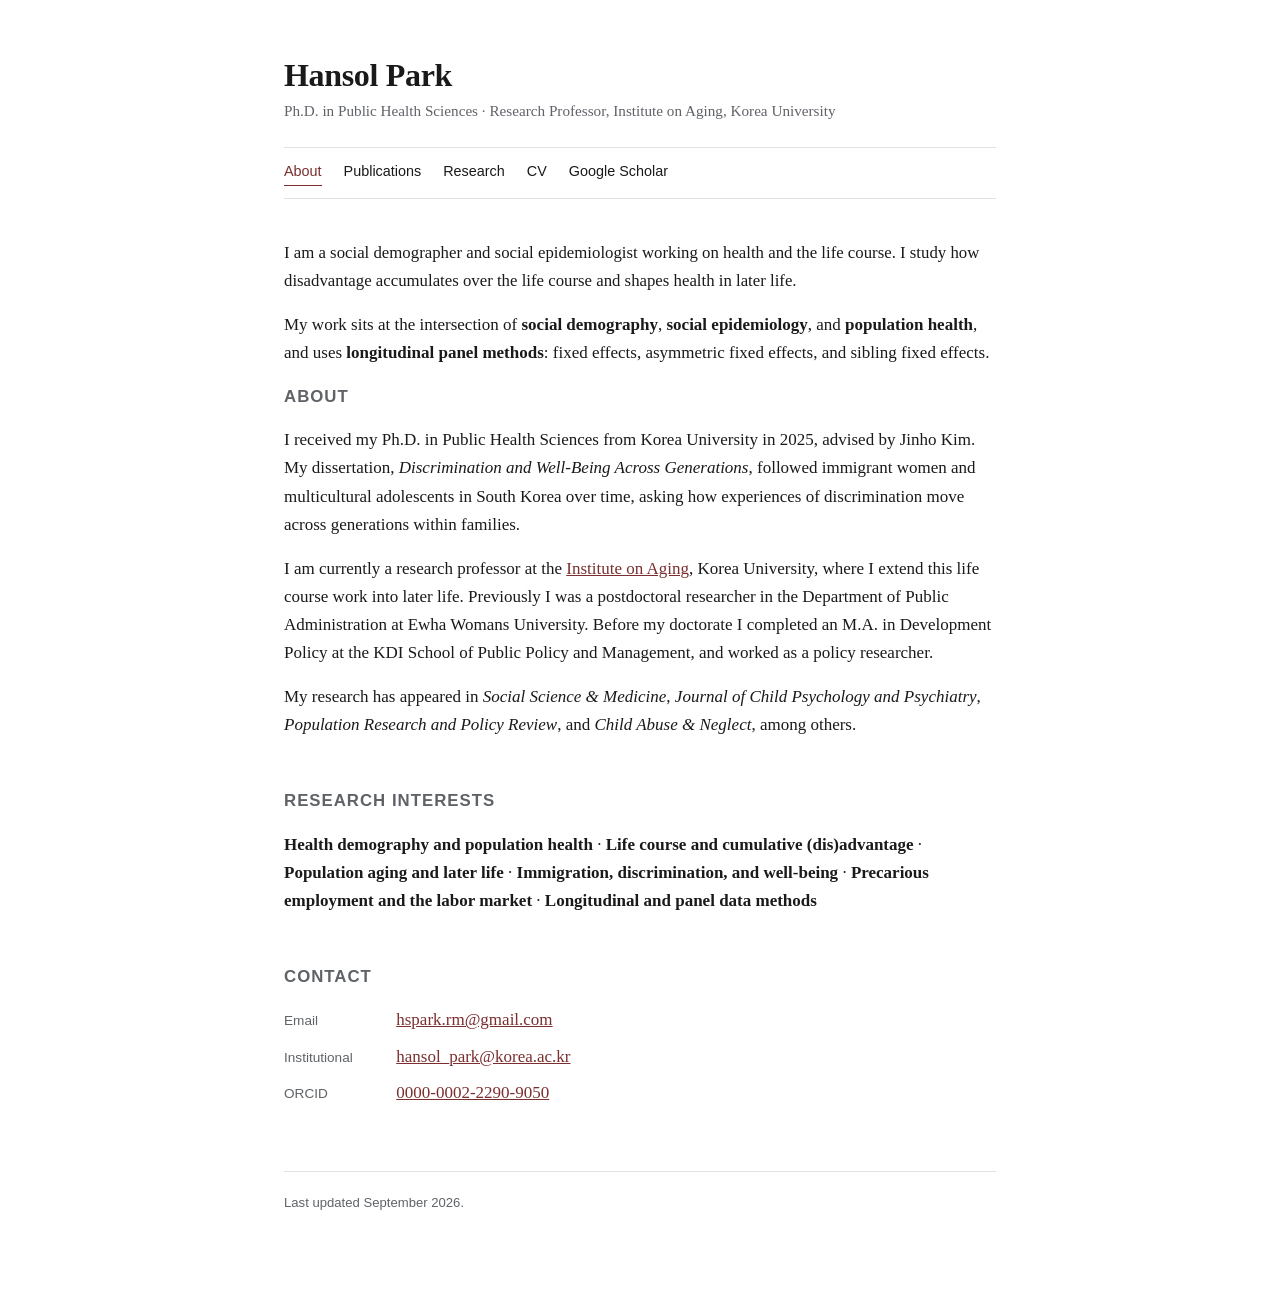
<file: index.html>
<!DOCTYPE html>
<html lang="en">
<head>
<meta charset="utf-8">
<meta name="viewport" content="width=device-width, initial-scale=1">
<title>Hansol Park</title>
<meta name="description" content="Hansol Park — social demographer and social epidemiologist studying how disadvantage accumulates over the life course and transmits across generations in South Korea, using longitudinal panel data.">
<link rel="stylesheet" href="style.css">
</head>
<body>
<div class="wrap">

<header>
  <h1>Hansol Park</h1>
  <p class="affil">Ph.D. in Public Health Sciences &middot; Research Professor, Institute on Aging, Korea University</p>
  <nav>
    <a href="index.html" aria-current="page">About</a>
    <a href="publications.html">Publications</a>
    <a href="research.html">Research</a>
    <a href="cv.pdf">CV</a>
    <a href="https://scholar.google.com/citations?user=UfNs3eQAAAAJ">Google Scholar</a>
  </nav>
</header>

<main>

  <p class="lede">I am a social demographer and social epidemiologist working on health and the life course. I study how disadvantage accumulates over the life course and shapes health in later life.</p>

  <p>My work sits at the intersection of <strong>social demography</strong>, <strong>social epidemiology</strong>, and <strong>population health</strong>, and uses <strong>longitudinal panel methods</strong>: fixed effects, asymmetric fixed effects, and sibling fixed effects.</p>

  <h2>About</h2>

  <p>I received my Ph.D. in Public Health Sciences from Korea University in 2025, advised by Jinho Kim. My dissertation, <em>Discrimination and Well-Being Across Generations</em>, followed immigrant women and multicultural adolescents in South Korea over time, asking how experiences of discrimination move across generations within families.</p>

  <p>I am currently a research professor at the <a href="https://kuia.korea.ac.kr">Institute on Aging</a>, Korea University, where I extend this life course work into later life. Previously I was a postdoctoral researcher in the Department of Public Administration at Ewha Womans University. Before my doctorate I completed an M.A. in Development Policy at the KDI School of Public Policy and Management, and worked as a policy researcher.</p>

  <p>My research has appeared in <em>Social Science &amp; Medicine</em>, <em>Journal of Child Psychology and Psychiatry</em>, <em>Population Research and Policy Review</em>, and <em>Child Abuse &amp; Neglect</em>, among others.</p>

  <h2>Research interests</h2>

  <p><strong>Health demography and population health</strong> &middot; <strong>Life course and cumulative (dis)advantage</strong> &middot; <strong>Population aging and later life</strong> &middot; <strong>Immigration, discrimination, and well-being</strong> &middot; <strong>Precarious employment and the labor market</strong> &middot; <strong>Longitudinal and panel data methods</strong></p>

  <h2>Contact</h2>

  <ul class="contact-list">
    <li><span>Email</span> <a href="mailto:hspark.rm@gmail.com">hspark.rm@gmail.com</a></li>
    <li><span>Institutional</span> <a href="mailto:hansol_park@korea.ac.kr">hansol_park@korea.ac.kr</a></li>
    <li><span>ORCID</span> <a href="https://orcid.org/0000-0002-2290-9050">0000-0002-2290-9050</a></li>
  </ul>

</main>

<footer>
  Last updated September 2026.
</footer>

</div>
</body>
</html>
</file>
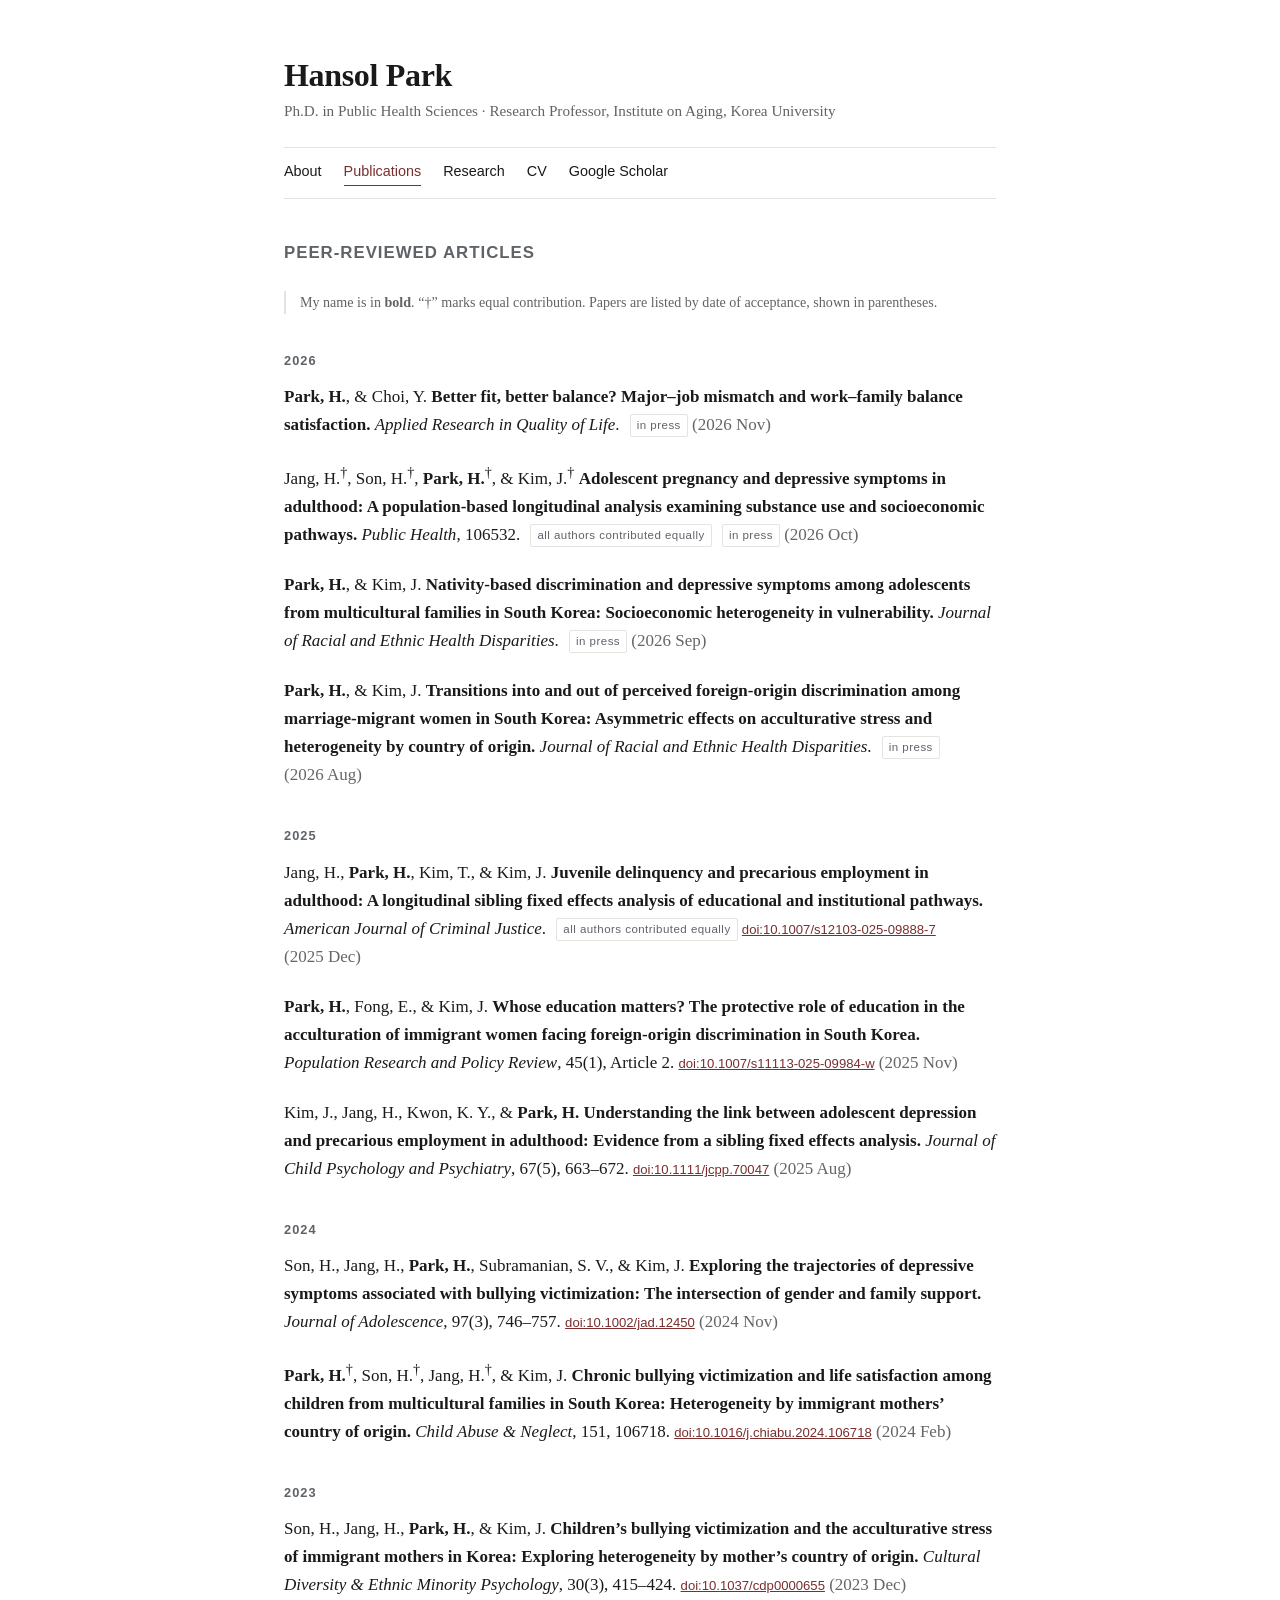
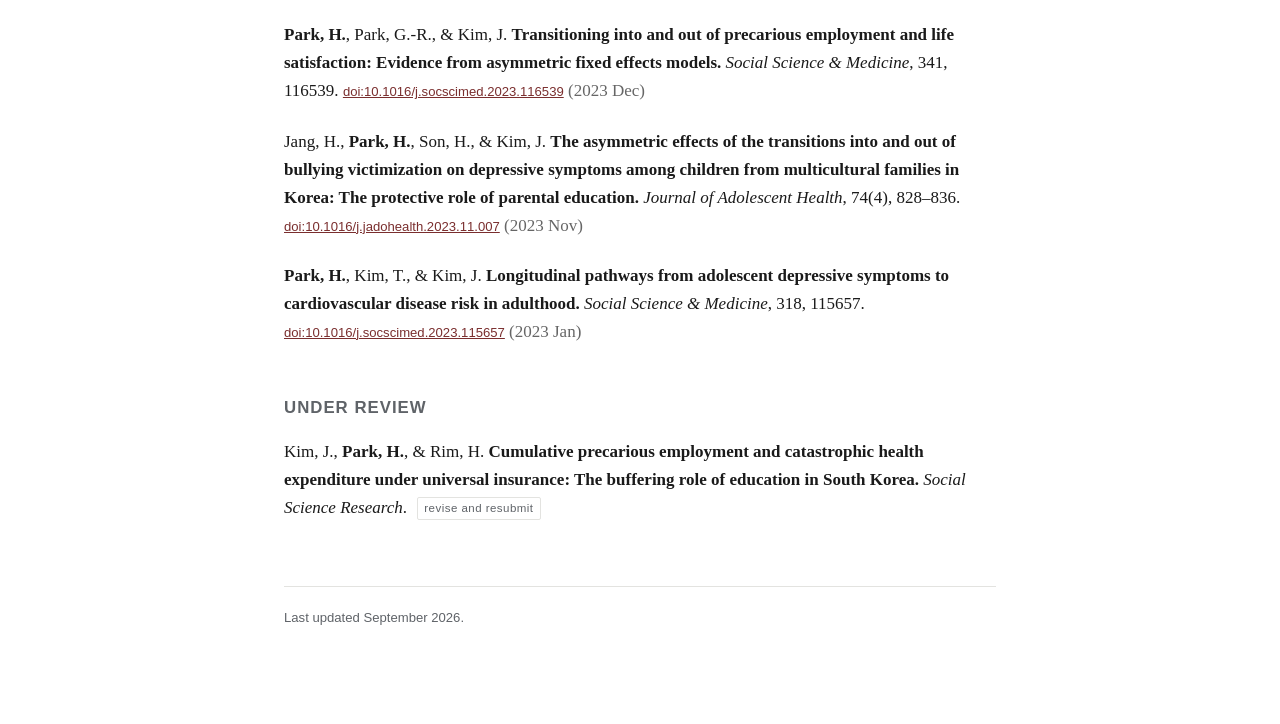
<file: publications.html>
<!DOCTYPE html>
<html lang="en">
<head>
<meta charset="utf-8">
<meta name="viewport" content="width=device-width, initial-scale=1">
<title>Publications — Hansol Park</title>
<link rel="stylesheet" href="style.css">
</head>
<body>
<div class="wrap">

<header>
  <h1>Hansol Park</h1>
  <p class="affil">Ph.D. in Public Health Sciences &middot; Research Professor, Institute on Aging, Korea University</p>
  <nav>
    <a href="index.html">About</a>
    <a href="publications.html" aria-current="page">Publications</a>
    <a href="research.html">Research</a>
    <a href="cv.pdf">CV</a>
    <a href="https://scholar.google.com/citations?user=UfNs3eQAAAAJ">Google Scholar</a>
  </nav>
</header>

<main>

  <h2>Peer-reviewed articles</h2>

  <p class="note">My name is in <span class="me">bold</span>. &ldquo;&dagger;&rdquo; marks equal contribution. Papers are listed by date of acceptance, shown in parentheses.</p>

  <div class="year">2026</div>
  <ol class="pubs">
    <li>
      <span class="me">Park, H.</span>, &amp; Choi, Y.
      <span class="pub-title">Better fit, better balance? Major&ndash;job mismatch and work&ndash;family balance satisfaction.</span>
      <span class="venue">Applied Research in Quality of Life</span>.
      <span class="tag">in press</span>
      <span class="accepted">(2026 Nov)</span>
    </li>
    <li>
      Jang, H.<sup>&dagger;</sup>, Son, H.<sup>&dagger;</sup>, <span class="me">Park, H.</span><sup>&dagger;</sup>, &amp; Kim, J.<sup>&dagger;</sup>
      <span class="pub-title">Adolescent pregnancy and depressive symptoms in adulthood: A population-based longitudinal analysis examining substance use and socioeconomic pathways.</span>
      <span class="venue">Public Health</span>, 106532.
      <span class="tag">all authors contributed equally</span>
      <span class="tag">in press</span>
      <span class="accepted">(2026 Oct)</span>
    </li>
    <li>
      <span class="me">Park, H.</span>, &amp; Kim, J.
      <span class="pub-title">Nativity-based discrimination and depressive symptoms among adolescents from multicultural families in South Korea: Socioeconomic heterogeneity in vulnerability.</span>
      <span class="venue">Journal of Racial and Ethnic Health Disparities</span>.
      <span class="tag">in press</span>
      <span class="accepted">(2026 Sep)</span>
    </li>
    <li>
      <span class="me">Park, H.</span>, &amp; Kim, J.
      <span class="pub-title">Transitions into and out of perceived foreign-origin discrimination among marriage-migrant women in South Korea: Asymmetric effects on acculturative stress and heterogeneity by country of origin.</span>
      <span class="venue">Journal of Racial and Ethnic Health Disparities</span>.
      <span class="tag">in press</span>
      <span class="accepted">(2026 Aug)</span>
    </li>
  </ol>

  <div class="year">2025</div>
  <ol class="pubs">
    <li>
      Jang, H., <span class="me">Park, H.</span>, Kim, T., &amp; Kim, J.
      <span class="pub-title">Juvenile delinquency and precarious employment in adulthood: A longitudinal sibling fixed effects analysis of educational and institutional pathways.</span>
      <span class="venue">American Journal of Criminal Justice</span>.
      <span class="tag">all authors contributed equally</span>
      <span class="doi"><a href="https://doi.org/10.1007/s12103-025-09888-7">doi:10.1007/s12103-025-09888-7</a></span>
      <span class="accepted">(2025 Dec)</span>
    </li>
    <li>
      <span class="me">Park, H.</span>, Fong, E., &amp; Kim, J.
      <span class="pub-title">Whose education matters? The protective role of education in the acculturation of immigrant women facing foreign-origin discrimination in South Korea.</span>
      <span class="venue">Population Research and Policy Review</span>, 45(1), Article 2.
      <span class="doi"><a href="https://doi.org/10.1007/s11113-025-09984-w">doi:10.1007/s11113-025-09984-w</a></span>
      <span class="accepted">(2025 Nov)</span>
    </li>
    <li>
      Kim, J., Jang, H., Kwon, K. Y., &amp; <span class="me">Park, H.</span>
      <span class="pub-title">Understanding the link between adolescent depression and precarious employment in adulthood: Evidence from a sibling fixed effects analysis.</span>
      <span class="venue">Journal of Child Psychology and Psychiatry</span>, 67(5), 663&ndash;672.
      <span class="doi"><a href="https://doi.org/10.1111/jcpp.70047">doi:10.1111/jcpp.70047</a></span>
      <span class="accepted">(2025 Aug)</span>
    </li>
  </ol>

  <div class="year">2024</div>
  <ol class="pubs">
    <li>
      Son, H., Jang, H., <span class="me">Park, H.</span>, Subramanian, S. V., &amp; Kim, J.
      <span class="pub-title">Exploring the trajectories of depressive symptoms associated with bullying victimization: The intersection of gender and family support.</span>
      <span class="venue">Journal of Adolescence</span>, 97(3), 746&ndash;757.
      <span class="doi"><a href="https://doi.org/10.1002/jad.12450">doi:10.1002/jad.12450</a></span>
      <span class="accepted">(2024 Nov)</span>
    </li>
    <li>
      <span class="me">Park, H.</span><sup>&dagger;</sup>, Son, H.<sup>&dagger;</sup>, Jang, H.<sup>&dagger;</sup>, &amp; Kim, J.
      <span class="pub-title">Chronic bullying victimization and life satisfaction among children from multicultural families in South Korea: Heterogeneity by immigrant mothers&rsquo; country of origin.</span>
      <span class="venue">Child Abuse &amp; Neglect</span>, 151, 106718.
      <span class="doi"><a href="https://doi.org/10.1016/j.chiabu.2024.106718">doi:10.1016/j.chiabu.2024.106718</a></span>
      <span class="accepted">(2024 Feb)</span>
    </li>
  </ol>

  <div class="year">2023</div>
  <ol class="pubs">
    <li>
      Son, H., Jang, H., <span class="me">Park, H.</span>, &amp; Kim, J.
      <span class="pub-title">Children&rsquo;s bullying victimization and the acculturative stress of immigrant mothers in Korea: Exploring heterogeneity by mother&rsquo;s country of origin.</span>
      <span class="venue">Cultural Diversity &amp; Ethnic Minority Psychology</span>, 30(3), 415&ndash;424.
      <span class="doi"><a href="https://doi.org/10.1037/cdp0000655">doi:10.1037/cdp0000655</a></span>
      <span class="accepted">(2023 Dec)</span>
    </li>
    <li>
      <span class="me">Park, H.</span>, Park, G.-R., &amp; Kim, J.
      <span class="pub-title">Transitioning into and out of precarious employment and life satisfaction: Evidence from asymmetric fixed effects models.</span>
      <span class="venue">Social Science &amp; Medicine</span>, 341, 116539.
      <span class="doi"><a href="https://doi.org/10.1016/j.socscimed.2023.116539">doi:10.1016/j.socscimed.2023.116539</a></span>
      <span class="accepted">(2023 Dec)</span>
    </li>
    <li>
      Jang, H., <span class="me">Park, H.</span>, Son, H., &amp; Kim, J.
      <span class="pub-title">The asymmetric effects of the transitions into and out of bullying victimization on depressive symptoms among children from multicultural families in Korea: The protective role of parental education.</span>
      <span class="venue">Journal of Adolescent Health</span>, 74(4), 828&ndash;836.
      <span class="doi"><a href="https://doi.org/10.1016/j.jadohealth.2023.11.007">doi:10.1016/j.jadohealth.2023.11.007</a></span>
      <span class="accepted">(2023 Nov)</span>
    </li>
    <li>
      <span class="me">Park, H.</span>, Kim, T., &amp; Kim, J.
      <span class="pub-title">Longitudinal pathways from adolescent depressive symptoms to cardiovascular disease risk in adulthood.</span>
      <span class="venue">Social Science &amp; Medicine</span>, 318, 115657.
      <span class="doi"><a href="https://doi.org/10.1016/j.socscimed.2023.115657">doi:10.1016/j.socscimed.2023.115657</a></span>
      <span class="accepted">(2023 Jan)</span>
    </li>
  </ol>

  <h2>Under review</h2>

  <ol class="pubs">
    <li>
      Kim, J., <span class="me">Park, H.</span>, &amp; Rim, H.
      <span class="pub-title">Cumulative precarious employment and catastrophic health expenditure under universal insurance: The buffering role of education in South Korea.</span>
      <span class="venue">Social Science Research</span>.
      <span class="tag">revise and resubmit</span>
    </li>
  </ol>

</main>

<footer>
  Last updated September 2026.
</footer>

</div>
</body>
</html>
</file>
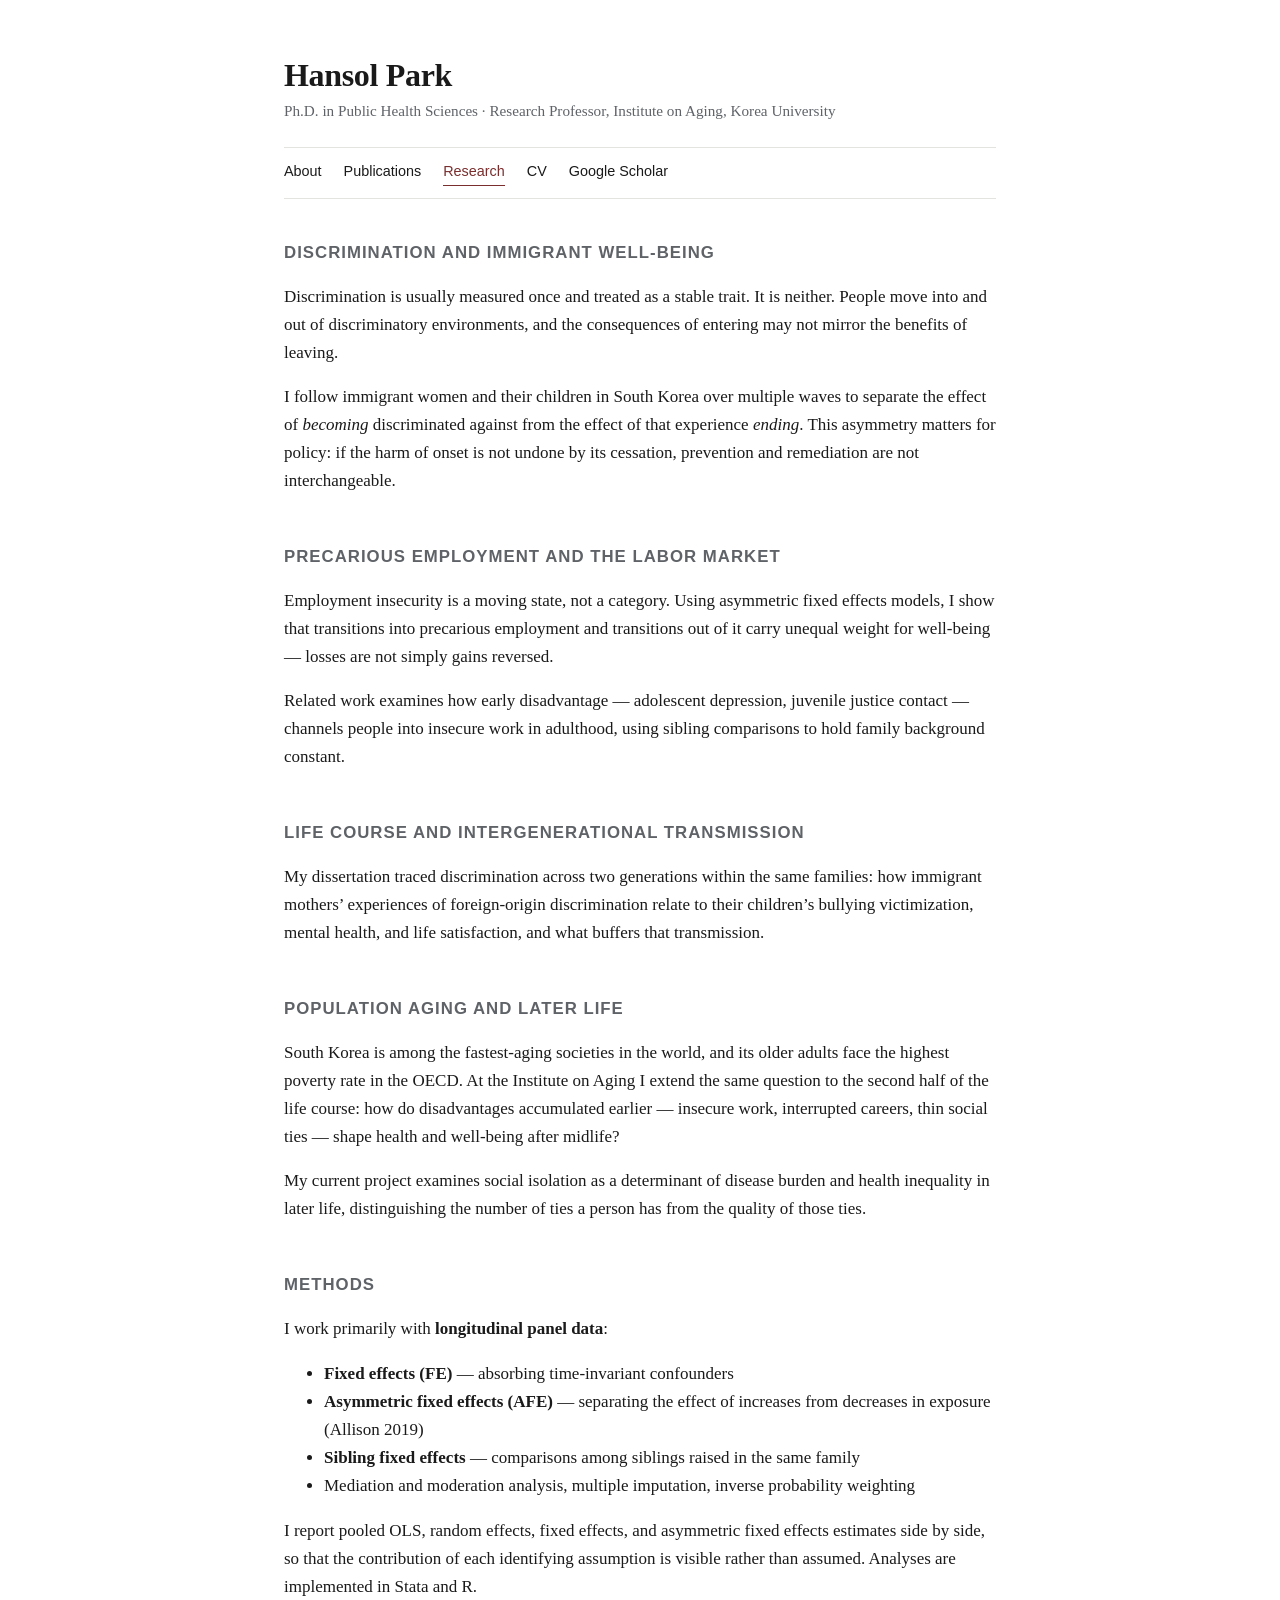
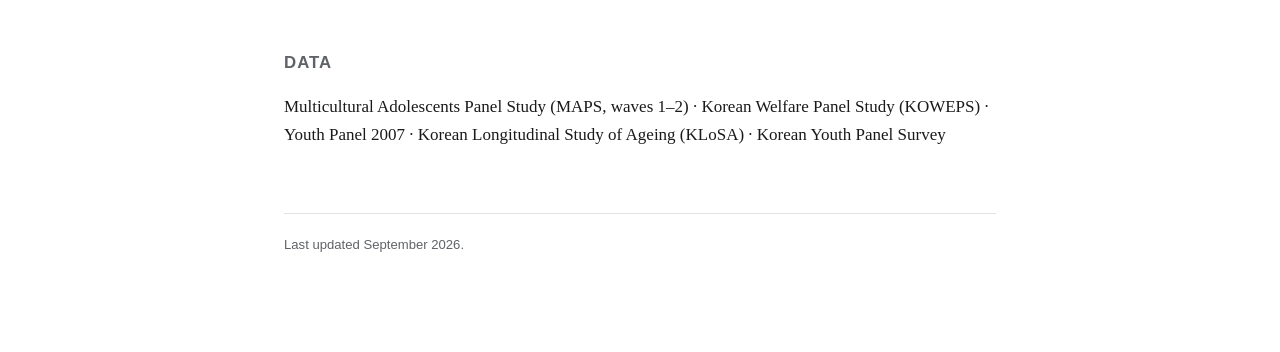
<file: research.html>
<!DOCTYPE html>
<html lang="en">
<head>
<meta charset="utf-8">
<meta name="viewport" content="width=device-width, initial-scale=1">
<title>Research — Hansol Park</title>
<link rel="stylesheet" href="style.css">
</head>
<body>
<div class="wrap">

<header>
  <h1>Hansol Park</h1>
  <p class="affil">Ph.D. in Public Health Sciences &middot; Research Professor, Institute on Aging, Korea University</p>
  <nav>
    <a href="index.html">About</a>
    <a href="publications.html">Publications</a>
    <a href="research.html" aria-current="page">Research</a>
    <a href="cv.pdf">CV</a>
    <a href="https://scholar.google.com/citations?user=UfNs3eQAAAAJ">Google Scholar</a>
  </nav>
</header>

<main>

  <h2>Discrimination and immigrant well-being</h2>

  <p>Discrimination is usually measured once and treated as a stable trait. It is neither. People move into and out of discriminatory environments, and the consequences of entering may not mirror the benefits of leaving.</p>

  <p>I follow immigrant women and their children in South Korea over multiple waves to separate the effect of <em>becoming</em> discriminated against from the effect of that experience <em>ending</em>. This asymmetry matters for policy: if the harm of onset is not undone by its cessation, prevention and remediation are not interchangeable.</p>

  <h2>Precarious employment and the labor market</h2>

  <p>Employment insecurity is a moving state, not a category. Using asymmetric fixed effects models, I show that transitions into precarious employment and transitions out of it carry unequal weight for well-being &mdash; losses are not simply gains reversed.</p>

  <p>Related work examines how early disadvantage &mdash; adolescent depression, juvenile justice contact &mdash; channels people into insecure work in adulthood, using sibling comparisons to hold family background constant.</p>

  <h2>Life course and intergenerational transmission</h2>

  <p>My dissertation traced discrimination across two generations within the same families: how immigrant mothers&rsquo; experiences of foreign-origin discrimination relate to their children&rsquo;s bullying victimization, mental health, and life satisfaction, and what buffers that transmission.</p>

  <h2>Population aging and later life</h2>

  <p>South Korea is among the fastest-aging societies in the world, and its older adults face the highest poverty rate in the OECD. At the Institute on Aging I extend the same question to the second half of the life course: how do disadvantages accumulated earlier &mdash; insecure work, interrupted careers, thin social ties &mdash; shape health and well-being after midlife?</p>

  <p>My current project examines social isolation as a determinant of disease burden and health inequality in later life, distinguishing the number of ties a person has from the quality of those ties.</p>

  <h2>Methods</h2>

  <p>I work primarily with <strong>longitudinal panel data</strong>:</p>

  <ul>
    <li><strong>Fixed effects (FE)</strong> &mdash; absorbing time-invariant confounders</li>
    <li><strong>Asymmetric fixed effects (AFE)</strong> &mdash; separating the effect of increases from decreases in exposure (Allison 2019)</li>
    <li><strong>Sibling fixed effects</strong> &mdash; comparisons among siblings raised in the same family</li>
    <li>Mediation and moderation analysis, multiple imputation, inverse probability weighting</li>
  </ul>

  <p>I report pooled OLS, random effects, fixed effects, and asymmetric fixed effects estimates side by side, so that the contribution of each identifying assumption is visible rather than assumed. Analyses are implemented in Stata and R.</p>

  <h2>Data</h2>

  <p>Multicultural Adolescents Panel Study (MAPS, waves 1&ndash;2) &middot; Korean Welfare Panel Study (KOWEPS) &middot; Youth Panel 2007 &middot; Korean Longitudinal Study of Ageing (KLoSA) &middot; Korean Youth Panel Survey</p>

</main>

<footer>
  Last updated September 2026.
</footer>

</div>
</body>
</html>
</file>
<file: style.css>
:root {
  --bg: #ffffff;
  --fg: #1a1a1a;
  --muted: #5f6368;
  --rule: #e3e3e0;
  --accent: #7a2e2e;
  --accent-soft: #f7f2f2;
  --max: 760px;
}

@media (prefers-color-scheme: dark) {
  :root {
    --bg: #14161a;
    --fg: #e8e6e3;
    --muted: #a0a4ab;
    --rule: #2b2f36;
    --accent: #d99b9b;
    --accent-soft: #1e2126;
  }
}

* { box-sizing: border-box; }

html { -webkit-text-size-adjust: 100%; }

body {
  margin: 0;
  background: var(--bg);
  color: var(--fg);
  font-family: "Charter", "Iowan Old Style", Georgia, "Noto Serif KR", serif;
  font-size: 17px;
  line-height: 1.65;
}

.wrap {
  max-width: var(--max);
  margin: 0 auto;
  padding: 0 24px 96px;
}

/* ---------- header ---------- */

header {
  padding: 56px 0 0;
}

h1 {
  font-size: 2rem;
  line-height: 1.2;
  margin: 0 0 4px;
  letter-spacing: -0.01em;
}

.affil {
  color: var(--muted);
  font-size: 0.95rem;
  margin: 0 0 20px;
}

nav {
  border-top: 1px solid var(--rule);
  border-bottom: 1px solid var(--rule);
  padding: 12px 0;
  margin: 24px 0 40px;
  display: flex;
  flex-wrap: wrap;
  gap: 22px;
  font-family: -apple-system, BlinkMacSystemFont, "Segoe UI", "Noto Sans KR", sans-serif;
  font-size: 0.9rem;
}

nav a {
  color: var(--fg);
  text-decoration: none;
  border-bottom: 1px solid transparent;
  padding-bottom: 1px;
}

nav a:hover { border-bottom-color: var(--accent); }
nav a[aria-current="page"] { color: var(--accent); border-bottom-color: var(--accent); }

/* ---------- type ---------- */

h2 {
  font-size: 1.05rem;
  font-family: -apple-system, BlinkMacSystemFont, "Segoe UI", "Noto Sans KR", sans-serif;
  letter-spacing: 0.06em;
  text-transform: uppercase;
  color: var(--muted);
  margin: 48px 0 16px;
  font-weight: 600;
}

h2:first-of-type { margin-top: 0; }

h3 {
  font-size: 1.05rem;
  margin: 28px 0 8px;
  font-weight: 600;
}

p { margin: 0 0 16px; }

a { color: var(--accent); }

.lede { font-size: 1.05rem; }

/* ---------- portrait ---------- */

.intro {
  display: flex;
  gap: 28px;
  align-items: flex-start;
}

.intro img {
  width: 150px;
  height: 150px;
  object-fit: cover;
  border-radius: 3px;
  flex-shrink: 0;
  background: var(--accent-soft);
}

@media (max-width: 560px) {
  .intro { flex-direction: column; gap: 20px; }
  .intro img { width: 130px; height: 130px; }
  body { font-size: 16px; }
  h1 { font-size: 1.6rem; }
}

/* ---------- publications ---------- */

.year {
  font-family: -apple-system, BlinkMacSystemFont, "Segoe UI", sans-serif;
  font-size: 0.8rem;
  letter-spacing: 0.08em;
  color: var(--muted);
  margin: 36px 0 12px;
  font-weight: 600;
}

ol.pubs { list-style: none; padding: 0; margin: 0; counter-reset: none; }

ol.pubs li {
  margin: 0 0 22px;
  padding-left: 0;
}

.pub-title { font-weight: 600; }
.venue { font-style: italic; }
.me { font-weight: 700; }

.tag {
  display: inline-block;
  font-family: -apple-system, BlinkMacSystemFont, sans-serif;
  font-size: 0.72rem;
  letter-spacing: 0.04em;
  color: var(--muted);
  border: 1px solid var(--rule);
  border-radius: 2px;
  padding: 1px 6px;
  margin-left: 6px;
  vertical-align: 1px;
  white-space: nowrap;
}

.doi {
  font-family: -apple-system, BlinkMacSystemFont, sans-serif;
  font-size: 0.82rem;
}

/* ---------- misc ---------- */

.contact-list { list-style: none; padding: 0; margin: 0; }
.contact-list li { margin-bottom: 8px; }
.contact-list span {
  display: inline-block;
  min-width: 108px;
  color: var(--muted);
  font-family: -apple-system, BlinkMacSystemFont, sans-serif;
  font-size: 0.85rem;
}

.note {
  font-size: 0.88rem;
  color: var(--muted);
  border-left: 2px solid var(--rule);
  padding-left: 14px;
  margin: 24px 0;
}

footer {
  border-top: 1px solid var(--rule);
  margin-top: 64px;
  padding-top: 20px;
  font-size: 0.82rem;
  color: var(--muted);
  font-family: -apple-system, BlinkMacSystemFont, sans-serif;
}

.pubs .accepted { color: #666; white-space: nowrap; }
</file>
